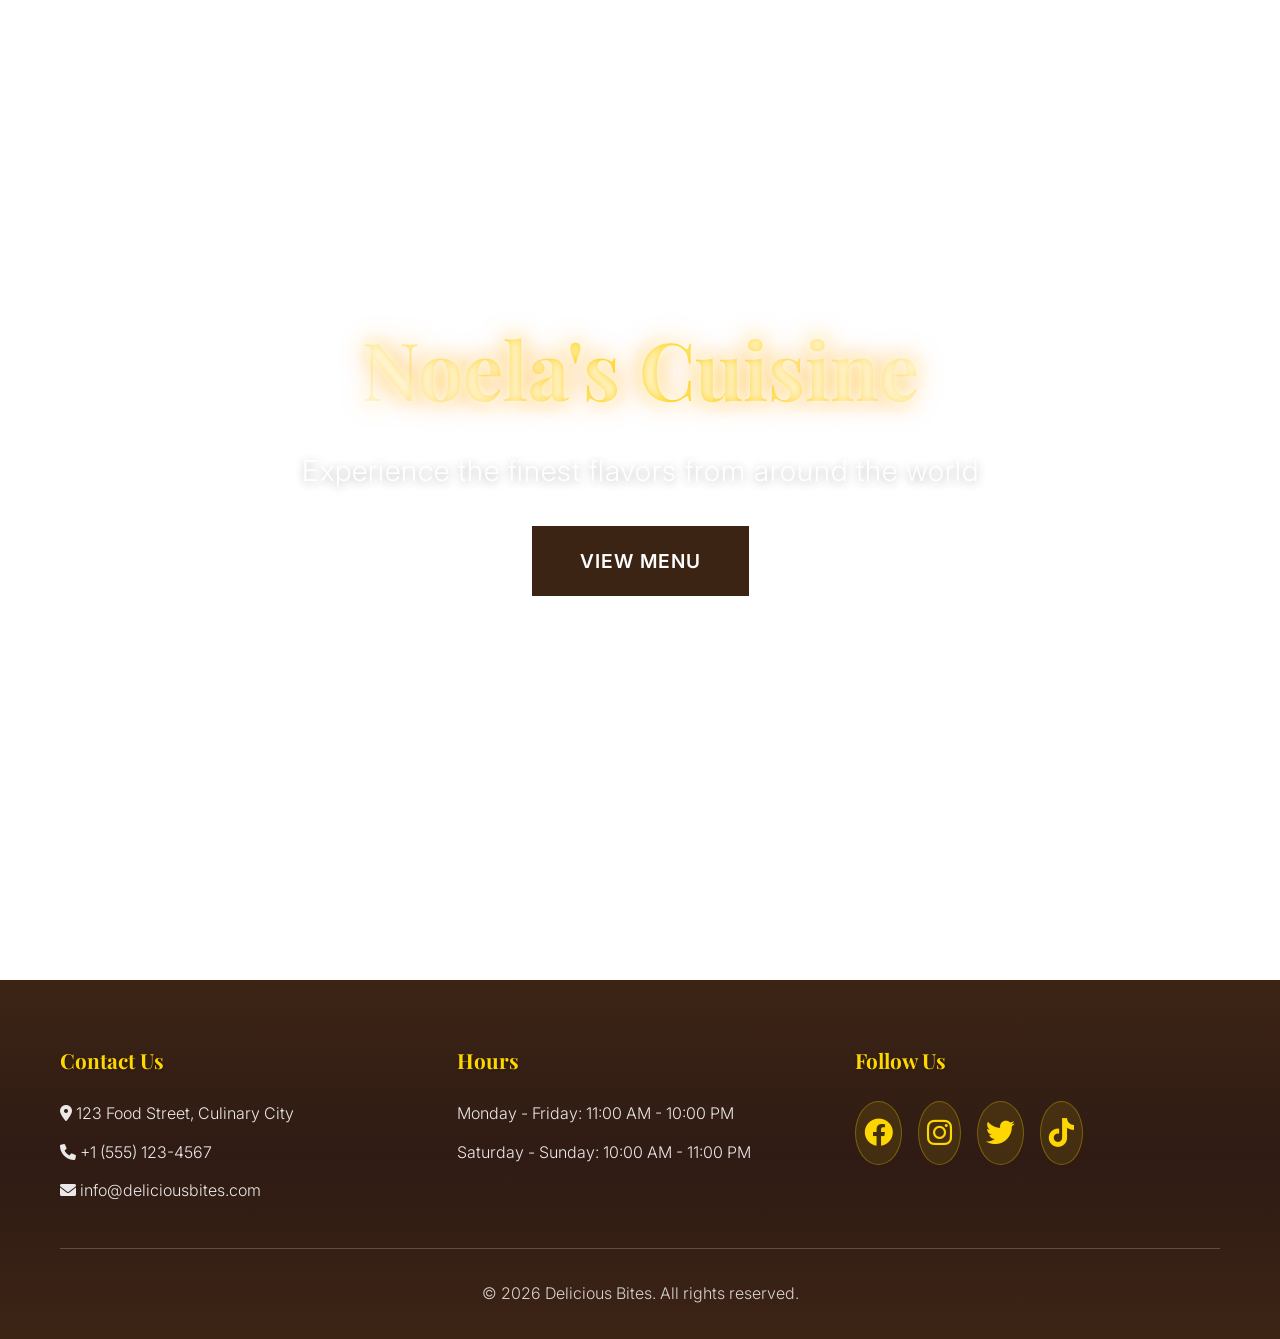
<file: src/index.html>
<!DOCTYPE html>
<html lang="en">
<head>
    <meta charset="UTF-8">
    <meta name="viewport" content="width=device-width, initial-scale=1.0">
    <title>Delicious Bites - Restaurant</title>
    <link rel="icon" href="data:image/svg+xml,<svg xmlns='http://www.w3.org/2000/svg' viewBox='0 0 100 100'><text y='.9em' font-size='90'>🍽️</text></svg>" type="image/svg+xml">
    <link rel="stylesheet" href="styles.css">
    <link href="https://cdnjs.cloudflare.com/ajax/libs/font-awesome/6.0.0/css/all.min.css" rel="stylesheet">
</head>
<body>
    <!-- Header -->
    <header class="header">
        <nav class="navbar">
            <div class="logo">
                <h1><i class="fas fa-utensils"></i> Delicious Bites</h1>
            </div>
            <ul class="nav-menu">
                <li><a href="index.html">Home</a></li>
                <li><a href="menu.html">Menu</a></li>
                <li><a href="about.html">About</a></li>
                <li><a href="#contact">Contact</a></li>
                <li><a href="#cart" class="cart-btn"><i class="fas fa-shopping-cart"></i> Cart (<span id="cart-count">0</span>)</a></li>
            </ul>
            <div class="hamburger">
                <span></span>
                <span></span>
                <span></span>
            </div>
        </nav>
    </header>

    <!-- Hero Section -->
    <section id="home" class="hero">
        <div class="hero-content">
            <h1> Noela's Cuisine</h1>
            <p>Experience the finest flavors from around the world</p>
            <a href="menu.html" class="cta-btn">View Menu</a>
        </div>
    </section>

    <!-- Main Content -->
    <main class="main-content">
        <!-- Cart Section -->
        <section id="cart" class="cart-section" style="display: none;">
            <div class="container">
                <h2>Shopping Cart</h2>
                <div class="cart-content">
                    <div class="cart-items" id="cart-items">
                        <p class="empty-cart">Your cart is empty</p>
                    </div>
                    <div class="cart-summary">
                        <div class="total">
                            <h3>Total: $<span id="cart-total">0.00</span></h3>
                        </div>
                        <button class="checkout-btn" onclick="showPayment()">Proceed to Checkout</button>
                    </div>
                </div>
            </div>
        </section>

        <!-- Payment Section -->
        <section id="payment" class="payment-section" style="display: none;">
            <div class="container">
                <h2>Payment</h2>
                <div class="payment-form">
                    <form id="checkout-form">
                        <div class="form-group">
                            <h3>Contact Information</h3>
                            <input type="text" placeholder="Full Name" required>
                            <input type="email" placeholder="Email Address" required>
                            <input type="tel" placeholder="Phone Number" required>
                        </div>
                        
                        <div class="form-group">
                            <h3>Delivery Address</h3>
                            <input type="text" placeholder="Street Address" required>
                            <input type="text" placeholder="City" required>
                            <input type="text" placeholder="Postal Code" required>
                        </div>
                        
                        <div class="form-group">
                            <h3>Payment Method</h3>
                            <select required>
                                <option value="">Select Payment Method</option>
                                <option value="credit">Credit Card</option>
                                <option value="debit">Debit Card</option>
                                <option value="cash">Cash on Delivery</option>
                            </select>
                        </div>
                        
                        <div class="payment-buttons">
                            <button type="button" class="back-btn" onclick="showCart()">Back to Cart</button>
                            <button type="submit" class="place-order-btn">Place Order</button>
                        </div>
                    </form>
                </div>
            </div>
        </section>
    </main>

    <!-- Footer -->
    <footer class="footer">
        <div class="container">
            <div class="footer-content">
                <div class="footer-section">
                    <h3>Contact Us</h3>
                    <p><i class="fas fa-map-marker-alt"></i> 123 Food Street, Culinary City</p>
                    <p><i class="fas fa-phone"></i> +1 (555) 123-4567</p>
                    <p><i class="fas fa-envelope"></i> info@deliciousbites.com</p>
                </div>
                <div class="footer-section">
                    <h3>Hours</h3>
                    <p>Monday - Friday: 11:00 AM - 10:00 PM</p>
                    <p>Saturday - Sunday: 10:00 AM - 11:00 PM</p>
                </div>
                <div class="footer-section">
                    <h3>Follow Us</h3>
                    <div class="social-links">
                        <a href="#"><i class="fab fa-facebook"></i></a>
                        <a href="#"><i class="fab fa-instagram"></i></a>
                        <a href="#"><i class="fab fa-twitter"></i></a>
                        <a href="#"><i class="fab fa-tiktok"></i></a>
                    </div>
                </div>
            </div>
            <div class="footer-bottom">
                <p>&copy; 2026 Delicious Bites. All rights reserved.</p>
            </div>
        </div>
    </footer>

    <script src="script.js"></script>
</body>
</html>
</file>
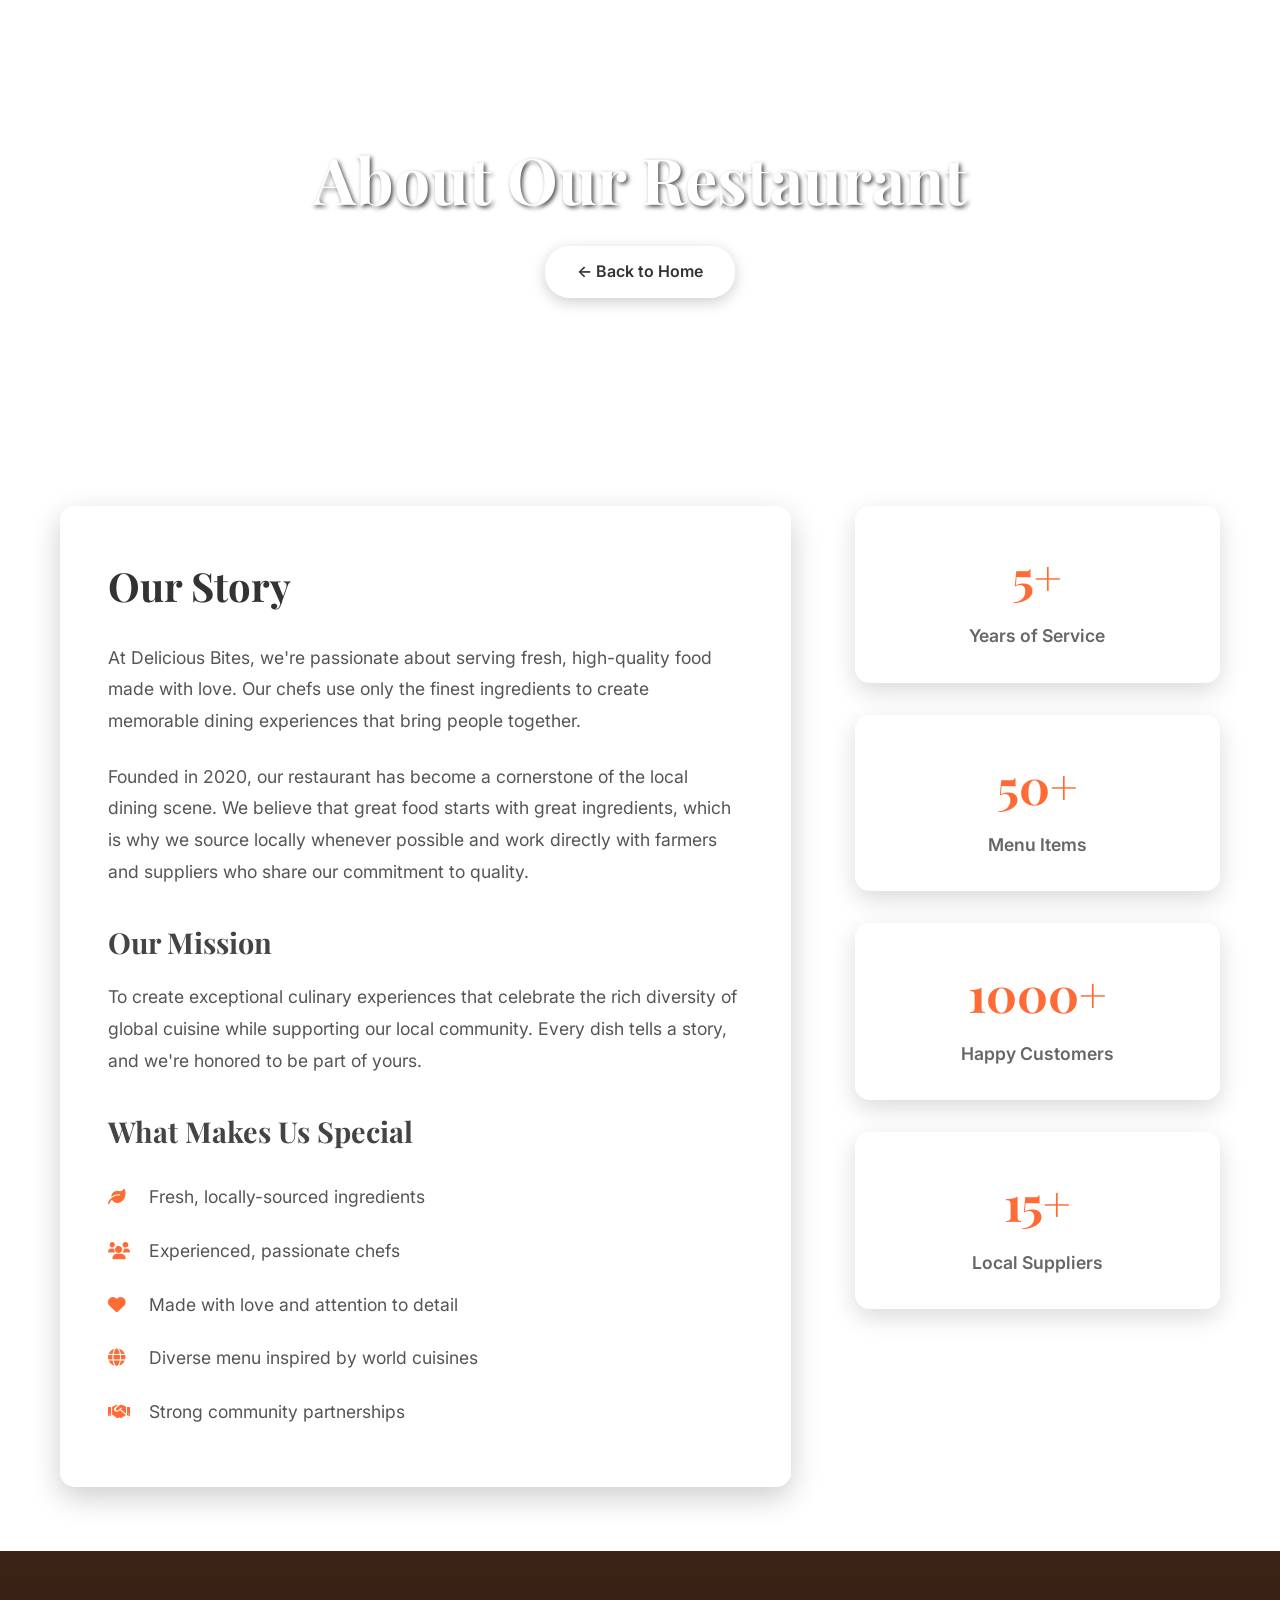
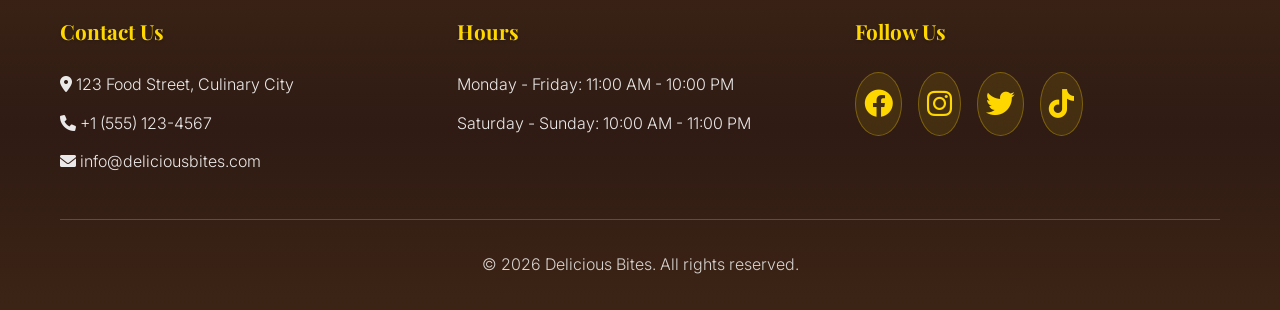
<file: src/about.html>
<!DOCTYPE html>
<html lang="en">
<head>
    <meta charset="UTF-8">
    <meta name="viewport" content="width=device-width, initial-scale=1.0">
    <title>About Us - Delicious Bites</title>
    <link rel="icon" href="data:image/svg+xml,<svg xmlns='http://www.w3.org/2000/svg' viewBox='0 0 100 100'><text y='.9em' font-size='90'>🍽️</text></svg>" type="image/svg+xml">
    <link rel="stylesheet" href="styles.css">
    <link href="https://cdnjs.cloudflare.com/ajax/libs/font-awesome/6.0.0/css/all.min.css" rel="stylesheet">
</head>
<body>
    <!-- Header -->
    <header class="header">
        <nav class="navbar">
            <div class="logo">
                <h1><i class="fas fa-utensils"></i> Delicious Bites</h1>
            </div>
            <ul class="nav-menu">
                <li><a href="index.html">Home</a></li>
                <li><a href="menu.html">Menu</a></li>
                <li><a href="about.html" class="active">About</a></li>
                <li><a href="index.html#contact">Contact</a></li>
                <li><a href="#cart" class="cart-btn"><i class="fas fa-shopping-cart"></i> Cart (<span id="cart-count">0</span>)</a></li>
            </ul>
            <div class="hamburger">
                <span></span>
                <span></span>
                <span></span>
            </div>
        </nav>
    </header>

    <!-- About Header Section -->
    <section class="page-header">
        <div class="container">
            <h1>About Our Restaurant</h1>
            <a href="index.html" class="home-btn">← Back to Home</a>
        </div>
    </section>

    <!-- Main Content -->
    <main class="main-content">
        <!-- About Section -->
        <section id="about" class="about-page">
            <div class="container">
                <div class="about-content">
                    <div class="about-text">
                        <h2>Our Story</h2>
                        <p>At Delicious Bites, we're passionate about serving fresh, high-quality food made with love. Our chefs use only the finest ingredients to create memorable dining experiences that bring people together.</p>
                        
                        <p>Founded in 2020, our restaurant has become a cornerstone of the local dining scene. We believe that great food starts with great ingredients, which is why we source locally whenever possible and work directly with farmers and suppliers who share our commitment to quality.</p>
                        
                        <h3>Our Mission</h3>
                        <p>To create exceptional culinary experiences that celebrate the rich diversity of global cuisine while supporting our local community. Every dish tells a story, and we're honored to be part of yours.</p>
                        
                        <h3>What Makes Us Special</h3>
                        <ul>
                            <li><i class="fas fa-leaf"></i> Fresh, locally-sourced ingredients</li>
                            <li><i class="fas fa-users"></i> Experienced, passionate chefs</li>
                            <li><i class="fas fa-heart"></i> Made with love and attention to detail</li>
                            <li><i class="fas fa-globe"></i> Diverse menu inspired by world cuisines</li>
                            <li><i class="fas fa-handshake"></i> Strong community partnerships</li>
                        </ul>
                    </div>
                    
                    <div class="about-stats">
                        <div class="stat-item">
                            <div class="stat-number">5+</div>
                            <div class="stat-label">Years of Service</div>
                        </div>
                        <div class="stat-item">
                            <div class="stat-number">50+</div>
                            <div class="stat-label">Menu Items</div>
                        </div>
                        <div class="stat-item">
                            <div class="stat-number">1000+</div>
                            <div class="stat-label">Happy Customers</div>
                        </div>
                        <div class="stat-item">
                            <div class="stat-number">15+</div>
                            <div class="stat-label">Local Suppliers</div>
                        </div>
                    </div>
                </div>
            </div>
        </section>
    </main>

    <!-- Footer -->
    <footer class="footer">
        <div class="container">
            <div class="footer-content">
                <div class="footer-section">
                    <h3>Contact Us</h3>
                    <p><i class="fas fa-map-marker-alt"></i> 123 Food Street, Culinary City</p>
                    <p><i class="fas fa-phone"></i> +1 (555) 123-4567</p>
                    <p><i class="fas fa-envelope"></i> info@deliciousbites.com</p>
                </div>
                <div class="footer-section">
                    <h3>Hours</h3>
                    <p>Monday - Friday: 11:00 AM - 10:00 PM</p>
                    <p>Saturday - Sunday: 10:00 AM - 11:00 PM</p>
                </div>
                <div class="footer-section">
                    <h3>Follow Us</h3>
                    <div class="social-links">
                        <a href="#"><i class="fab fa-facebook"></i></a>
                        <a href="#"><i class="fab fa-instagram"></i></a>
                        <a href="#"><i class="fab fa-twitter"></i></a>
                        <a href="#"><i class="fab fa-tiktok"></i></a>
                    </div>
                </div>
            </div>
            <div class="footer-bottom">
                <p>&copy; 2026 Delicious Bites. All rights reserved.</p>
            </div>
        </div>
    </footer>

    <script src="script.js"></script>
</body>
</html>
</file>
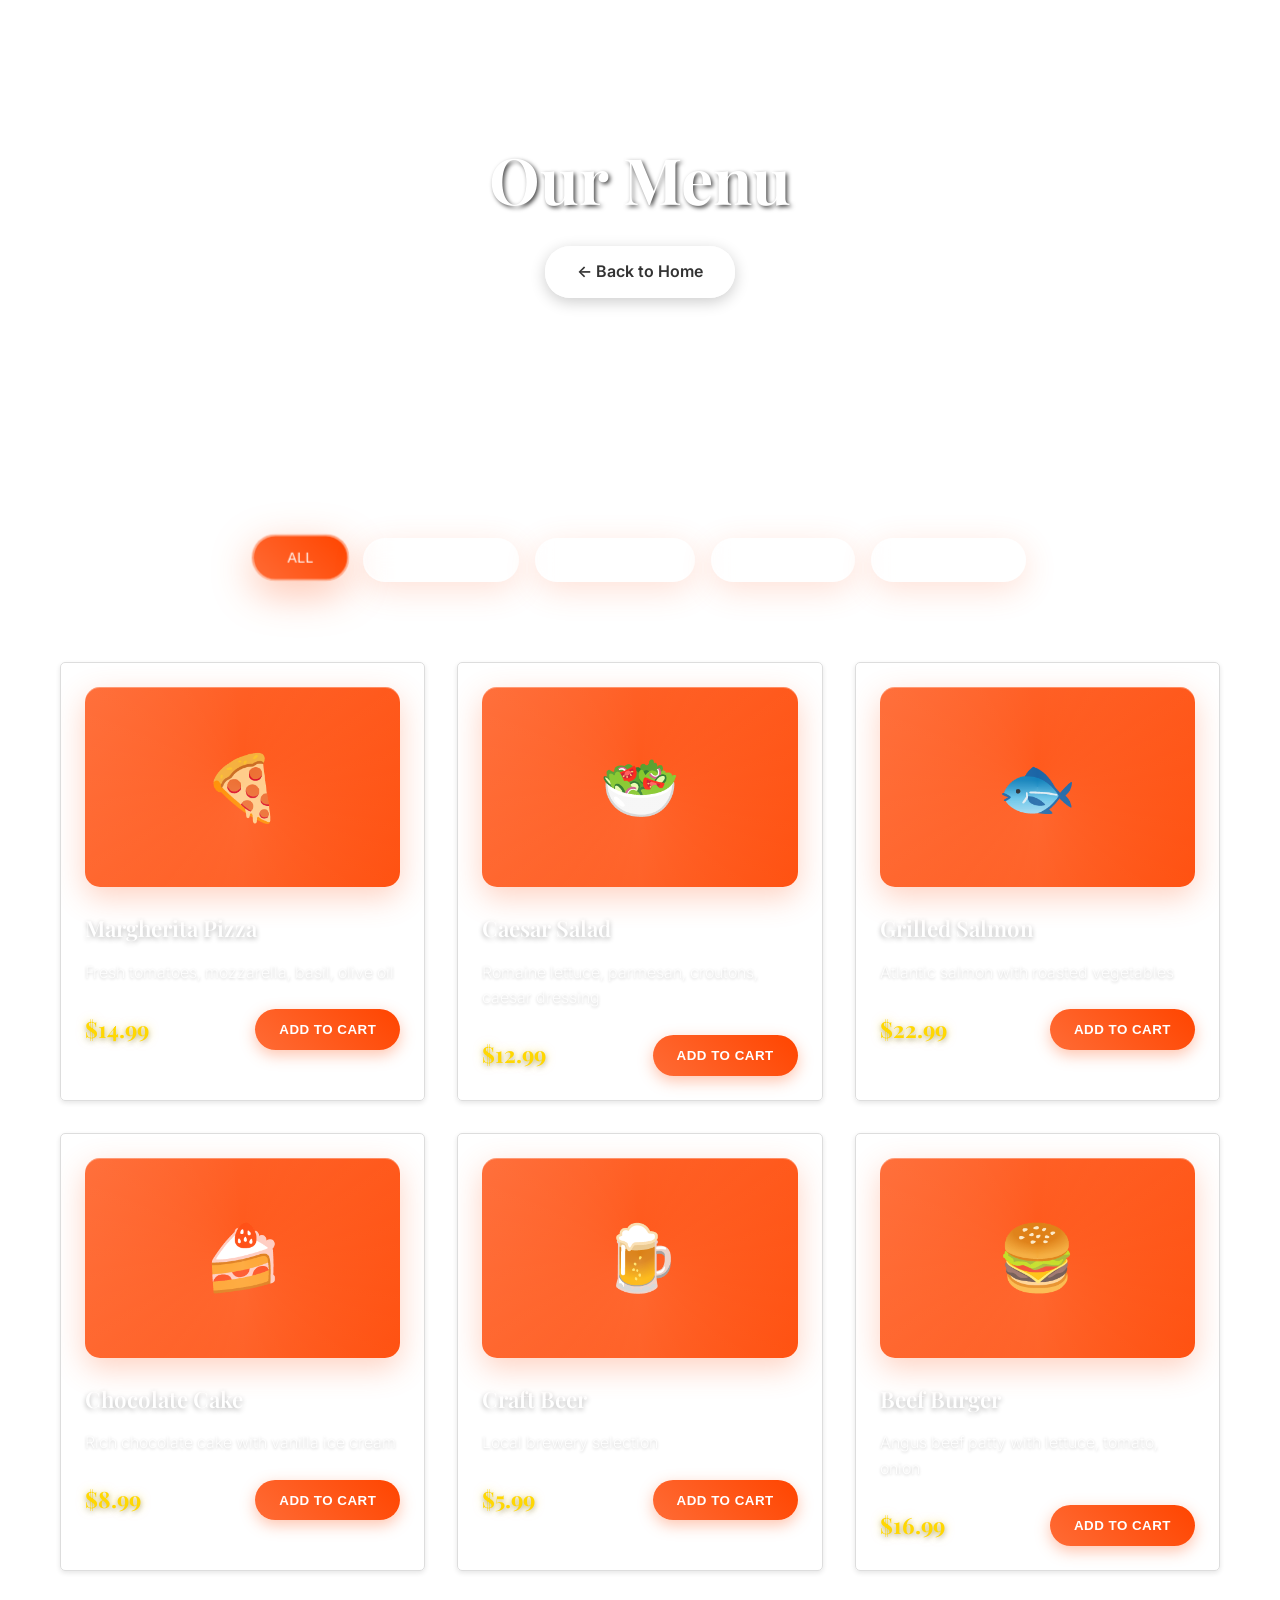
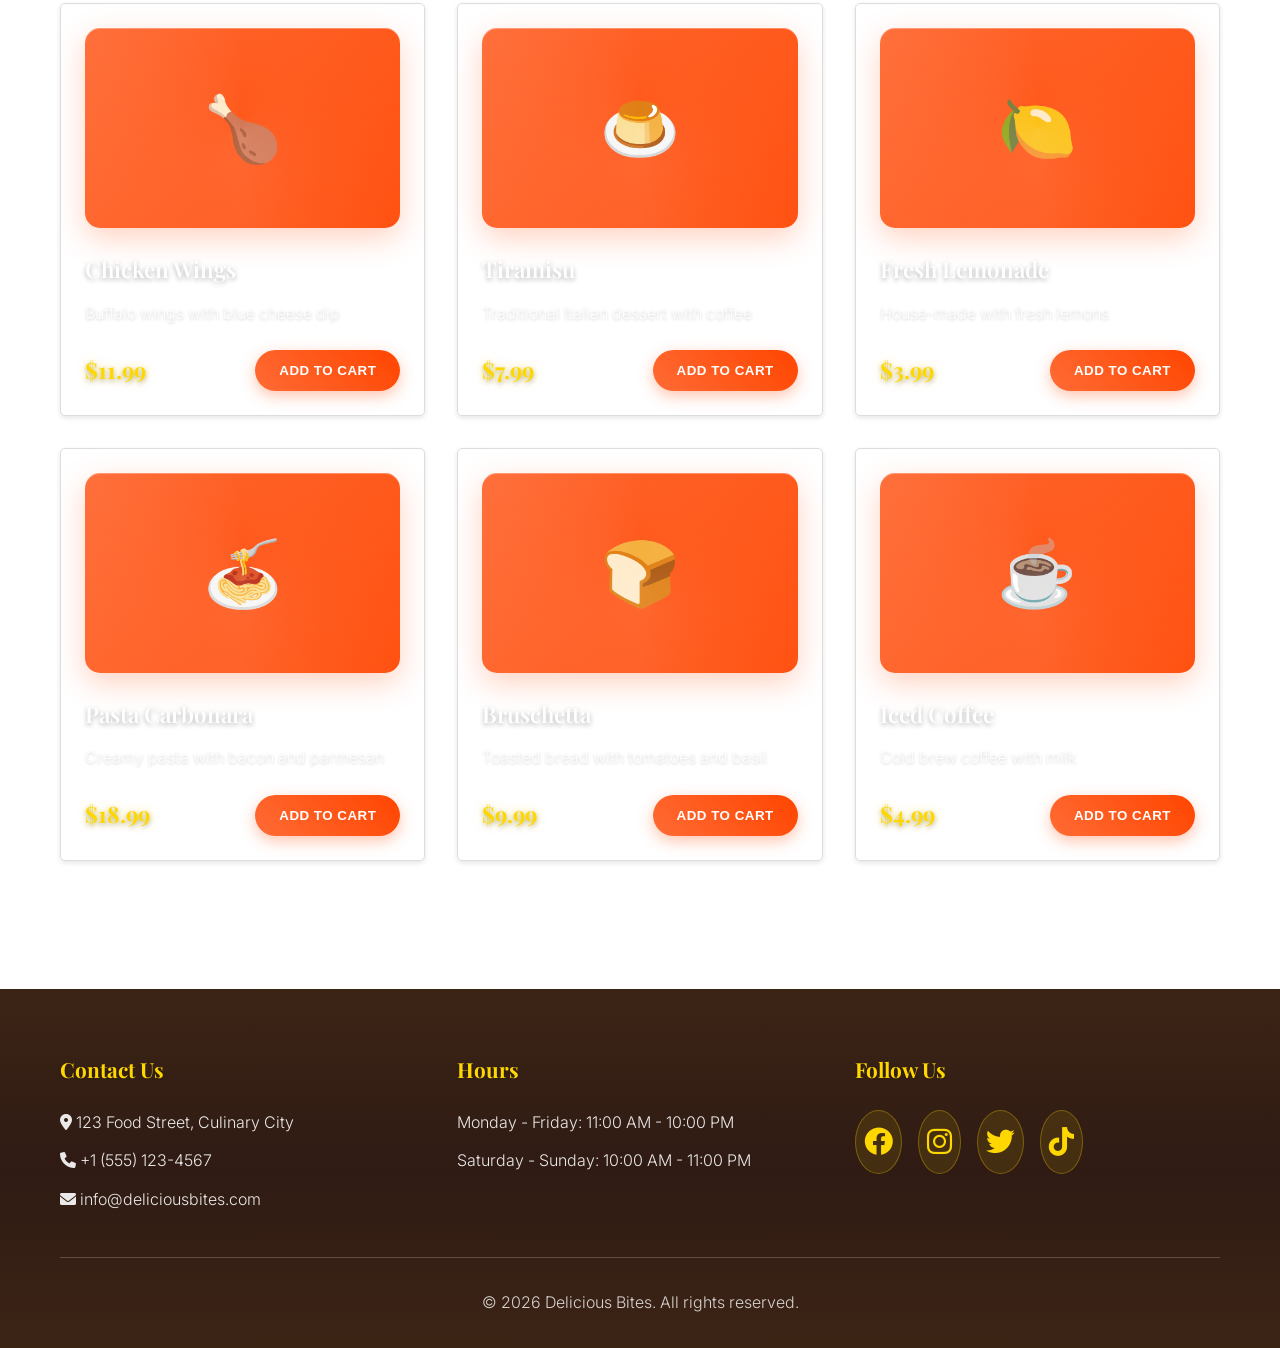
<file: src/menu.html>
<!DOCTYPE html>
<html lang="en">
<head>
    <meta charset="UTF-8">
    <meta name="viewport" content="width=device-width, initial-scale=1.0">
    <title>Menu - Delicious Bites</title>
    <link rel="icon" href="data:image/svg+xml,<svg xmlns='http://www.w3.org/2000/svg' viewBox='0 0 100 100'><text y='.9em' font-size='90'>🍽️</text></svg>" type="image/svg+xml">
    <link rel="stylesheet" href="styles.css">
    <link href="https://cdnjs.cloudflare.com/ajax/libs/font-awesome/6.0.0/css/all.min.css" rel="stylesheet">
</head>
<body>
    <!-- Header -->
    <header class="header">
        <nav class="navbar">
            <div class="logo">
                <h1><i class="fas fa-utensils"></i> Delicious Bites</h1>
            </div>
            <ul class="nav-menu">
                <li><a href="index.html">Home</a></li>
                <li><a href="menu.html" class="active">Menu</a></li>
                <li><a href="about.html">About</a></li>
                <li><a href="index.html#contact">Contact</a></li>
                <li><a href="#cart" class="cart-btn"><i class="fas fa-shopping-cart"></i> Cart (<span id="cart-count">0</span>)</a></li>
            </ul>
            <div class="hamburger">
                <span></span>
                <span></span>
                <span></span>
            </div>
        </nav>
    </header>

    <!-- Menu Header Section -->
    <section class="page-header">
        <div class="container">
            <h1>Our Menu</h1>
            <a href="index.html" class="home-btn">← Back to Home</a>
        </div>
    </section>

    <!-- Main Content -->
    <main class="main-content">
        <!-- Menu Section -->
        <section id="menu" class="menu-section">
            <div class="container">
                <div class="menu-categories">
                    <button class="category-btn active" data-category="all">All</button>
                    <button class="category-btn" data-category="appetizers">Appetizers</button>
                    <button class="category-btn" data-category="mains">Main Dishes</button>
                    <button class="category-btn" data-category="desserts">Desserts</button>
                    <button class="category-btn" data-category="beverages">Beverages</button>
                </div>
                
                <div class="menu-grid" id="menu-grid">
                    <!-- Menu items will be populated by JavaScript -->
                </div>
            </div>
        </section>

        <!-- Cart Section -->
        <section id="cart" class="cart-section" style="display: none;">
            <div class="container">
                <h2>Shopping Cart</h2>
                <div class="cart-content">
                    <div class="cart-items" id="cart-items">
                        <p class="empty-cart">Your cart is empty</p>
                    </div>
                    <div class="cart-summary">
                        <div class="total">
                            <h3>Total: $<span id="cart-total">0.00</span></h3>
                        </div>
                        <button class="checkout-btn" onclick="showPayment()">Proceed to Checkout</button>
                    </div>
                </div>
            </div>
        </section>

        <!-- Payment Section -->
        <section id="payment" class="payment-section" style="display: none;">
            <div class="container">
                <h2>Payment</h2>
                <div class="payment-form">
                    <form id="checkout-form">
                        <div class="form-group">
                            <h3>Contact Information</h3>
                            <input type="text" placeholder="Full Name" required>
                            <input type="email" placeholder="Email Address" required>
                            <input type="tel" placeholder="Phone Number" required>
                        </div>
                        
                        <div class="form-group">
                            <h3>Delivery Address</h3>
                            <input type="text" placeholder="Street Address" required>
                            <input type="text" placeholder="City" required>
                            <input type="text" placeholder="Postal Code" required>
                        </div>
                        
                        <div class="form-group">
                            <h3>Payment Method</h3>
                            <select required>
                                <option value="">Select Payment Method</option>
                                <option value="credit">Credit Card</option>
                                <option value="debit">Debit Card</option>
                                <option value="cash">Cash on Delivery</option>
                            </select>
                        </div>
                        
                        <div class="payment-buttons">
                            <button type="button" class="back-btn" onclick="showCart()">Back to Cart</button>
                            <button type="submit" class="place-order-btn">Place Order</button>
                        </div>
                    </form>
                </div>
            </div>
        </section>
    </main>

    <!-- Footer -->
    <footer class="footer">
        <div class="container">
            <div class="footer-content">
                <div class="footer-section">
                    <h3>Contact Us</h3>
                    <p><i class="fas fa-map-marker-alt"></i> 123 Food Street, Culinary City</p>
                    <p><i class="fas fa-phone"></i> +1 (555) 123-4567</p>
                    <p><i class="fas fa-envelope"></i> info@deliciousbites.com</p>
                </div>
                <div class="footer-section">
                    <h3>Hours</h3>
                    <p>Monday - Friday: 11:00 AM - 10:00 PM</p>
                    <p>Saturday - Sunday: 10:00 AM - 11:00 PM</p>
                </div>
                <div class="footer-section">
                    <h3>Follow Us</h3>
                    <div class="social-links">
                        <a href="#"><i class="fab fa-facebook"></i></a>
                        <a href="#"><i class="fab fa-instagram"></i></a>
                        <a href="#"><i class="fab fa-twitter"></i></a>
                        <a href="#"><i class="fab fa-tiktok"></i></a>
                    </div>
                </div>
            </div>
            <div class="footer-bottom">
                <p>&copy; 2026 Delicious Bites. All rights reserved.</p>
            </div>
        </div>
    </footer>

    <script src="script.js"></script>
</body>
</html>
</file>
<file: src/styles.css>
/* Import Google Fonts */
@import url('https://fonts.googleapis.com/css2?family=Playfair+Display:wght@400;600;700&family=Inter:wght@300;400;500;600;700&display=swap');

/* Reset and Base Styles */
* {
    margin: 0;
    padding: 0;
    box-sizing: border-box;
}

body {
    font-family: 'Inter', sans-serif;
    line-height: 1.6;
    color: #333;
    background: url('https://images.unsplash.com/photo-1504674900247-0877df9cc836?ixlib=rb-4.0.3&ixid=M3wxMjA3fDB8MHxwaG90by1wYWdlfHx8fGVufDB8fHx8fA%3D%3D&auto=format&fit=crop&w=2070&q=80') no-repeat center center fixed;
    background-size: cover;
    min-height: 100vh;
}

.container {
    max-width: 1200px;
    margin: 0 auto;
    padding: 0 20px;
}

/* Header Styles */
.header {
    background: transparent;
    backdrop-filter: none;
    -webkit-backdrop-filter: none;
    position: fixed;
    top: 0;
    width: 100%;
    z-index: 1000;
    box-shadow: none;
    border-bottom: none;
    transition: all 0.4s cubic-bezier(0.4, 0, 0.2, 1);
    transform: translateY(-100%);
    opacity: 0;
}

.header.scrolled {
    background: linear-gradient(to bottom, rgba(0, 0, 0, 0.6), rgba(0, 0, 0, 0.4), rgba(0, 0, 0, 0.7));
    backdrop-filter: blur(20px) saturate(180%);
    -webkit-backdrop-filter: blur(20px) saturate(180%);
    box-shadow: 
        0 8px 32px rgba(0, 0, 0, 0.3),
        0 1px 0px rgba(255, 255, 255, 0.1) inset;
    border-bottom: 1px solid rgba(255, 255, 255, 0.2);
    transform: translateY(0);
    opacity: 1;
}

.header.visible {
    transform: translateY(0);
    opacity: 1;
}

.header::before {
    content: '';
    position: absolute;
    top: 0;
    left: 0;
    right: 0;
    bottom: 0;
    background: linear-gradient(135deg, 
        rgba(160, 82, 45, 0.1) 0%, 
        rgba(139, 69, 19, 0.1) 50%, 
        rgba(92, 51, 23, 0.1) 100%);
    pointer-events: none;
    opacity: 0;
    transition: opacity 0.4s ease;
}

.header.scrolled::before {
    opacity: 1;
}

.navbar {
    display: flex;
    justify-content: space-between;
    align-items: center;
    padding: 1.2rem 2.5rem;
    position: relative;
    z-index: 2;
}

.logo h1 {
    color: #fff;
    font-size: 2rem;
    font-family: 'Playfair Display', serif;
    font-weight: 700;
    text-shadow: 0 0 30px rgba(255, 255, 255, 0.3);
    background: linear-gradient(135deg, #ffffff 0%, #d4af37 50%, #cd853f 100%);
    background-size: 200% 200%;
    -webkit-background-clip: text;
    -webkit-text-fill-color: transparent;
    background-clip: text;
    animation: gradientText 4s ease-in-out infinite;
    position: relative;
}

@keyframes gradientText {
    0%, 100% { background-position: 0% 50%; }
    50% { background-position: 100% 50%; }
}

.logo h1::after {
    content: '';
    position: absolute;
    bottom: -4px;
    left: 0;
    width: 100%;
    height: 2px;
    background: linear-gradient(90deg, #6366f1, #8b5cf6, #ec4899);
    border-radius: 2px;
    transform: scaleX(0);
    transition: transform 0.3s ease;
}

.logo:hover h1::after {
    transform: scaleX(1);
}

.nav-menu {
    display: flex;
    list-style: none;
    gap: 1rem;
    background: rgba(255, 255, 255, 0.05);
    padding: 0.75rem 1.5rem;
    border-radius: 50px;
    border: 1px solid rgba(255, 255, 255, 0.1);
    backdrop-filter: blur(20px);
}

.nav-menu li {
    position: relative;
}

.nav-menu a {
    color: rgba(255, 255, 255, 0.9);
    text-decoration: none;
    transition: all 0.4s cubic-bezier(0.4, 0, 0.2, 1);
    padding: 0.75rem 1.5rem;
    border-radius: 30px;
    position: relative;
    overflow: hidden;
    font-weight: 500;
    font-size: 0.95rem;
    letter-spacing: 0.5px;
    display: block;
}

.nav-menu a::before {
    content: '';
    position: absolute;
    top: 0;
    left: 0;
    right: 0;
    bottom: 0;
    background: linear-gradient(135deg, 
        rgba(99, 102, 241, 0.8) 0%, 
        rgba(168, 85, 247, 0.8) 100%);
    border-radius: inherit;
    transform: scaleX(0);
    transform-origin: right;
    transition: transform 0.4s cubic-bezier(0.4, 0, 0.2, 1);
    z-index: -1;
}

.nav-menu a:hover::before {
    transform: scaleX(1);
    transform-origin: left;
}

.nav-menu a:hover {
    color: #ffffff;
    transform: translateY(-2px);
    box-shadow: 
        0 8px 25px rgba(99, 102, 241, 0.4),
        0 4px 10px rgba(0, 0, 0, 0.1);
}

.nav-menu a::after {
    content: '';
    position: absolute;
    bottom: 8px;
    left: 50%;
    width: 4px;
    height: 4px;
    background: #ffffff;
    border-radius: 50%;
    transform: translateX(-50%) scale(0);
    transition: transform 0.3s ease;
}

.nav-menu a:hover::after {
    transform: translateX(-50%) scale(1);
}

.cart-btn {
    background: linear-gradient(135deg, #ef4444 0%, #f97316 100%) !important;
    padding: 0.75rem 1.5rem !important;
    border-radius: 30px !important;
    color: white !important;
    box-shadow: 
        0 4px 15px rgba(239, 68, 68, 0.4),
        0 0 0 1px rgba(255, 255, 255, 0.1) inset !important;
    animation: cartPulse 3s ease-in-out infinite;
    border: 1px solid rgba(255, 255, 255, 0.2) !important;
    position: relative;
    overflow: hidden;
}

.cart-btn::before {
    content: '';
    position: absolute;
    top: 0;
    left: -100%;
    width: 100%;
    height: 100%;
    background: linear-gradient(90deg, 
        transparent, 
        rgba(255, 255, 255, 0.3), 
        transparent);
    transition: left 0.6s;
}

.cart-btn:hover::before {
    left: 100%;
}

.cart-btn:hover {
    transform: translateY(-3px) scale(1.05);
    box-shadow: 
        0 8px 25px rgba(239, 68, 68, 0.6),
        0 0 0 1px rgba(255, 255, 255, 0.2) inset !important;
}

@keyframes cartPulse {
    0%, 100% { 
        box-shadow: 
            0 4px 15px rgba(239, 68, 68, 0.4),
            0 0 0 1px rgba(255, 255, 255, 0.1) inset;
    }
    50% { 
        box-shadow: 
            0 6px 20px rgba(239, 68, 68, 0.6),
            0 0 0 1px rgba(255, 255, 255, 0.2) inset,
            0 0 20px rgba(239, 68, 68, 0.3);
    }
}

.hamburger {
    display: none;
    flex-direction: column;
    cursor: pointer;
    padding: 8px;
    border-radius: 12px;
    transition: all 0.3s ease;
    background: rgba(255, 255, 255, 0.1);
    backdrop-filter: blur(10px);
    border: 1px solid rgba(255, 255, 255, 0.1);
}

.hamburger:hover {
    background: rgba(255, 255, 255, 0.15);
    transform: scale(1.1);
}

.hamburger span {
    width: 28px;
    height: 3px;
    background: linear-gradient(90deg, #ffffff, #6366f1);
    margin: 3px 0;
    transition: all 0.4s cubic-bezier(0.4, 0, 0.2, 1);
    border-radius: 2px;
    transform-origin: center;
}

.hamburger.active span:nth-child(1) {
    transform: rotate(45deg) translate(9px, 9px);
    background: linear-gradient(90deg, #ef4444, #f97316);
}

.hamburger.active span:nth-child(2) {
    opacity: 0;
    transform: scale(0);
}

.hamburger.active span:nth-child(3) {
    transform: rotate(-45deg) translate(9px, -9px);
    background: linear-gradient(90deg, #ef4444, #f97316);
}

/* Hero Section */
.hero {
    background: transparent;
    height: 100vh;
    display: flex;
    align-items: center;
    justify-content: center;
    text-align: center;
    color: white;
    position: relative;
    overflow: hidden;
}

.hero::before {
    display: none;
}

/* Page Header for Menu and About pages */
.page-header {
    background: transparent;
    padding: 8rem 0 4rem;
    text-align: center;
    color: white;
    position: relative;
}

.page-header h1 {
    font-family: 'Playfair Display', serif;
    font-size: 4rem;
    margin-bottom: 1rem;
    text-shadow: 2px 2px 4px rgba(0, 0, 0, 0.7);
}

.home-btn {
    display: inline-block;
    background: rgba(255, 255, 255, 0.9);
    color: #333;
    text-decoration: none;
    padding: 0.8rem 2rem;
    border-radius: 25px;
    font-weight: 600;
    transition: all 0.3s ease;
    box-shadow: 0 4px 15px rgba(0, 0, 0, 0.2);
}

.home-btn:hover {
    background: white;
    transform: translateY(-2px);
    box-shadow: 0 6px 20px rgba(0, 0, 0, 0.3);
}

@keyframes gradientShift {
    0%, 100% { background-position: 0% 50%; }
    50% { background-position: 100% 50%; }
}

@keyframes float {
    0%, 100% { transform: rotate(0deg) translate(0px, 0px); }
    33% { transform: rotate(120deg) translate(30px, -30px); }
    66% { transform: rotate(240deg) translate(-20px, 20px); }
}

.hero-content h1 {
    font-family: 'Playfair Display', serif;
    font-size: 5rem;
    font-weight: 700;
    margin-bottom: 1rem;
    text-shadow: 
        0 0 10px rgba(255, 255, 255, 0.8),
        0 0 20px rgba(255, 215, 0, 0.6),
        0 0 30px rgba(255, 107, 53, 0.4);
    background: linear-gradient(45deg, #fff, #ffd700, #fff);
    -webkit-background-clip: text;
    -webkit-text-fill-color: transparent;
    background-clip: text;
    animation: shimmer 3s ease-in-out infinite;
}

.hero-content p {
    font-size: 1.8rem;
    margin-bottom: 2rem;
    text-shadow: 0 2px 10px rgba(0, 0, 0, 0.3);
    font-weight: 300;
    letter-spacing: 1px;
}

@keyframes shimmer {
    0%, 100% { background-position: 0% 50%; }
    50% { background-position: 100% 50%; }
}

.cta-btn {
    background: rgb(60, 36, 21);
    color: white;
    border: none;
    padding: 1.2rem 3rem;
    font-size: 1.2rem;
    font-weight: 600;
    border-radius: 0;
    cursor: pointer;
    transition: background-color 0.3s ease;
    text-decoration: none;
    display: inline-block;
    text-transform: uppercase;
    letter-spacing: 1px;
}

.cta-btn:hover {
    background: white;
    color: rgb(60, 36, 21);
}

.cta-btn:active {
    background: white;
    color: rgb(60, 36, 21);
}

.cta-btn::before {
    display: none;
}

.cta-btn:hover::before {
    display: none;
}

/* Main Content */
.main-content {
    margin-top: 80px;
}

/* About Section */
.about {
    padding: 6rem 0;
    background: transparent;
    text-align: center;
    position: relative;
    overflow: hidden;
}

.about::before {
    display: none;
}

/* About Page Specific Styles */
.about-page {
    padding: 4rem 0;
    background: transparent;
    position: relative;
    min-height: 60vh;
}

.about-content {
    display: grid;
    grid-template-columns: 2fr 1fr;
    gap: 4rem;
    align-items: start;
}

.about-text {
    background: rgba(255, 255, 255, 0.9);
    padding: 3rem;
    border-radius: 15px;
    box-shadow: 0 10px 30px rgba(0, 0, 0, 0.2);
    color: #333;
}

.about-text h2 {
    color: #333;
    font-family: 'Playfair Display', serif;
    font-size: 2.5rem;
    margin-bottom: 1.5rem;
    text-shadow: none;
}

.about-text h3 {
    color: #444;
    font-family: 'Playfair Display', serif;
    font-size: 1.8rem;
    margin: 2rem 0 1rem;
}

.about-text p {
    font-size: 1.1rem;
    line-height: 1.8;
    margin-bottom: 1.5rem;
    color: #555;
}

.about-text ul {
    list-style: none;
    padding: 0;
}

.about-text ul li {
    padding: 0.8rem 0;
    font-size: 1.1rem;
    color: #555;
}

.about-text ul li i {
    color: #ff6b35;
    margin-right: 1rem;
    width: 20px;
}

.about-stats {
    display: grid;
    grid-template-rows: repeat(4, 1fr);
    gap: 2rem;
}

.stat-item {
    background: rgba(255, 255, 255, 0.95);
    padding: 2rem;
    border-radius: 15px;
    text-align: center;
    box-shadow: 0 8px 25px rgba(0, 0, 0, 0.15);
    transition: transform 0.3s ease;
}

.stat-item:hover {
    transform: translateY(-5px);
}

.stat-number {
    font-size: 3rem;
    font-weight: bold;
    color: #ff6b35;
    font-family: 'Playfair Display', serif;
}

.stat-label {
    font-size: 1.1rem;
    color: #666;
    margin-top: 0.5rem;
    font-weight: 600;
}

/* Responsive Design for About Page */
@media (max-width: 768px) {
    .about-content {
        grid-template-columns: 1fr;
        gap: 2rem;
    }
    
    .about-stats {
        grid-template-columns: repeat(2, 1fr);
        grid-template-rows: repeat(2, 1fr);
    }
    
    .page-header h1 {
        font-size: 2.5rem;
    }
}

.about h2 {
    font-family: 'Playfair Display', serif;
    font-size: 3.5rem;
    margin-bottom: 2rem;
    color: white;
    text-shadow: 0 2px 10px rgba(0, 0, 0, 0.3);
    position: relative;
    z-index: 1;
}

.about p {
    font-size: 1.3rem;
    max-width: 700px;
    margin: 0 auto;
    line-height: 1.8;
    color: rgba(255, 255, 255, 0.9);
    text-shadow: 0 1px 5px rgba(0, 0, 0, 0.2);
    position: relative;
    z-index: 1;
    font-weight: 300;
}

/* Menu Section */
.menu-section {
    padding: 6rem 0;
    background: transparent;
    position: relative;
    overflow: hidden;
}

.menu-section::before {
    display: none;
}

.menu-section h2 {
    text-align: center;
    font-family: 'Playfair Display', serif;
    font-size: 4rem;
    margin-bottom: 3rem;
    color: white;
    text-shadow: 
        0 0 10px rgba(255, 255, 255, 0.5),
        0 0 20px rgba(255, 107, 53, 0.3);
    position: relative;
    z-index: 1;
    font-weight: 700;
}

.menu-categories {
    display: flex;
    justify-content: center;
    gap: 1rem;
    margin-bottom: 3rem;
    flex-wrap: wrap;
}

.category-btn {
    background: rgba(255, 255, 255, 0.15);
    backdrop-filter: blur(10px);
    border: 2px solid rgba(255, 255, 255, 0.3);
    color: white;
    padding: 0.8rem 2rem;
    border-radius: 30px;
    cursor: pointer;
    transition: all 0.3s ease;
    box-shadow: 0 8px 32px rgba(255, 107, 53, 0.2);
    font-weight: 500;
    text-transform: uppercase;
    letter-spacing: 0.5px;
}

.category-btn.active,
.category-btn:hover {
    background: linear-gradient(45deg, #ff6b35, #ff4500);
    color: white;
    transform: translateY(-3px) scale(1.05);
    box-shadow: 0 12px 40px rgba(255, 107, 53, 0.4);
    border-color: rgba(255, 255, 255, 0.5);
}

.menu-grid {
    display: grid;
    grid-template-columns: repeat(auto-fit, minmax(300px, 1fr));
    gap: 2rem;
    padding: 2rem 0;
}

/* Default menu item styling when scrolled */
.menu-item {
    background: rgba(255, 255, 255, 0.25);
    backdrop-filter: blur(15px);
    border: 1px solid rgba(255, 255, 255, 0.3);
    border-radius: 20px;
    padding: 2rem;
    box-shadow: 
        0 15px 35px rgba(0, 0, 0, 0.1),
        inset 0 1px 0 rgba(255, 255, 255, 0.4);
    transition: all 0.3s ease;
    position: relative;
    overflow: hidden;
}

/* Plain menu item styling when not scrolled */
.menu-item.plain {
    background: rgba(255, 255, 255, 0.9);
    backdrop-filter: none;
    border: 1px solid #ddd;
    border-radius: 5px;
    box-shadow: 0 2px 5px rgba(0, 0, 0, 0.1);
    padding: 1.5rem;
}

.menu-item:hover {
    transform: translateY(-10px) scale(1.02);
    box-shadow: 
        0 25px 50px rgba(0, 0, 0, 0.2),
        inset 0 1px 0 rgba(255, 255, 255, 0.6);
    background: rgba(255, 255, 255, 0.35);
}

.menu-item::before {
    content: '';
    position: absolute;
    top: 0;
    left: -100%;
    width: 100%;
    height: 100%;
    background: linear-gradient(90deg, transparent, rgba(255, 255, 255, 0.2), transparent);
    transition: left 0.6s;
}

.menu-item:hover::before {
    left: 100%;
}

.menu-item-image {
    width: 100%;
    height: 200px;
    background: linear-gradient(135deg, #ff6b35, #ff4500, #ffd700);
    background-size: 200% 200%;
    animation: gradientShift 4s ease-in-out infinite;
    border-radius: 15px;
    margin-bottom: 1.5rem;
    display: flex;
    align-items: center;
    justify-content: center;
    font-size: 4rem;
    box-shadow: 
        0 10px 30px rgba(255, 107, 53, 0.3),
        inset 0 1px 0 rgba(255, 255, 255, 0.3);
    position: relative;
    overflow: hidden;
}

.menu-item-image::after {
    content: '';
    position: absolute;
    top: -50%;
    left: -50%;
    width: 200%;
    height: 200%;
    background: conic-gradient(transparent, rgba(255, 255, 255, 0.1), transparent);
    animation: rotate 8s linear infinite;
}

@keyframes rotate {
    0% { transform: rotate(0deg); }
    100% { transform: rotate(360deg); }
}

.menu-item h3 {
    color: white;
    margin-bottom: 0.8rem;
    font-family: 'Playfair Display', serif;
    font-size: 1.4rem;
    font-weight: 600;
    text-shadow: 0 2px 5px rgba(0, 0, 0, 0.3);
}

.menu-item p {
    color: rgba(255, 255, 255, 0.9);
    margin-bottom: 1.5rem;
    line-height: 1.6;
    text-shadow: 0 1px 3px rgba(0, 0, 0, 0.2);
    font-weight: 300;
}

.menu-item-footer {
    display: flex;
    justify-content: space-between;
    align-items: center;
}

.price {
    font-size: 1.4rem;
    font-weight: 700;
    color: #ffd700;
    text-shadow: 
        0 0 10px rgba(255, 215, 0, 0.5),
        0 2px 5px rgba(0, 0, 0, 0.3);
    font-family: 'Playfair Display', serif;
}

.add-to-cart-btn {
    background: linear-gradient(45deg, #ff6b35, #ff4500);
    color: white;
    border: none;
    padding: 0.8rem 1.5rem;
    border-radius: 30px;
    cursor: pointer;
    transition: all 0.3s ease;
    font-weight: 600;
    text-transform: uppercase;
    letter-spacing: 0.5px;
    box-shadow: 0 5px 15px rgba(255, 107, 53, 0.4);
    position: relative;
    overflow: hidden;
}

.add-to-cart-btn:hover {
    transform: translateY(-2px) scale(1.05);
    box-shadow: 0 8px 25px rgba(255, 107, 53, 0.6);
}

.add-to-cart-btn::before {
    content: '';
    position: absolute;
    top: 0;
    left: -100%;
    width: 100%;
    height: 100%;
    background: linear-gradient(90deg, transparent, rgba(255, 255, 255, 0.3), transparent);
    transition: left 0.5s;
}

.add-to-cart-btn:hover::before {
    left: 100%;
}

/* Cart Section */
.cart-section {
    padding: 6rem 0;
    background: linear-gradient(135deg, #667eea 0%, #764ba2 50%, #f093fb 100%);
    position: relative;
    overflow: hidden;
}

.cart-section::before {
    content: '';
    position: absolute;
    top: 0;
    left: 0;
    right: 0;
    bottom: 0;
    background: 
        radial-gradient(circle at 80% 20%, rgba(255, 107, 53, 0.15) 0%, transparent 50%),
        radial-gradient(circle at 20% 80%, rgba(255, 215, 0, 0.1) 0%, transparent 50%);
    pointer-events: none;
}

.cart-section h2 {
    text-align: center;
    font-family: 'Playfair Display', serif;
    font-size: 3.5rem;
    margin-bottom: 3rem;
    color: white;
    text-shadow: 0 2px 10px rgba(0, 0, 0, 0.3);
    position: relative;
    z-index: 1;
}

.cart-content {
    display: grid;
    grid-template-columns: 2fr 1fr;
    gap: 2rem;
}

.cart-items {
    background: rgba(255, 255, 255, 0.25);
    backdrop-filter: blur(15px);
    padding: 2.5rem;
    border-radius: 20px;
    box-shadow: 
        0 15px 35px rgba(0, 0, 0, 0.1),
        inset 0 1px 0 rgba(255, 255, 255, 0.4);
    border: 1px solid rgba(255, 255, 255, 0.3);
    position: relative;
    z-index: 1;
}

.cart-item {
    display: flex;
    justify-content: space-between;
    align-items: center;
    padding: 1rem;
    border-bottom: 1px solid #eee;
}

.cart-item:last-child {
    border-bottom: none;
}

.item-info {
    display: flex;
    align-items: center;
    gap: 1rem;
}

.item-controls {
    display: flex;
    align-items: center;
    gap: 1rem;
}

.quantity-btn {
    background: #ff6b35;
    color: white;
    border: none;
    width: 30px;
    height: 30px;
    border-radius: 50%;
    cursor: pointer;
}

.cart-summary {
    background: rgba(255, 255, 255, 0.25);
    backdrop-filter: blur(15px);
    padding: 2.5rem;
    border-radius: 20px;
    box-shadow: 
        0 15px 35px rgba(0, 0, 0, 0.1),
        inset 0 1px 0 rgba(255, 255, 255, 0.4);
    height: fit-content;
    border: 1px solid rgba(255, 255, 255, 0.3);
    position: relative;
    z-index: 1;
}

.total {
    text-align: center;
    margin-bottom: 2rem;
}

.checkout-btn {
    width: 100%;
    background: linear-gradient(45deg, #ff6b35, #ff4500, #ffd700);
    color: white;
    border: none;
    padding: 1.2rem;
    font-size: 1.2rem;
    font-weight: 600;
    border-radius: 15px;
    cursor: pointer;
    transition: all 0.3s ease;
    text-transform: uppercase;
    letter-spacing: 1px;
    box-shadow: 0 8px 25px rgba(255, 107, 53, 0.4);
    position: relative;
    overflow: hidden;
}

.checkout-btn:hover {
    transform: translateY(-3px) scale(1.02);
    box-shadow: 0 12px 35px rgba(255, 107, 53, 0.6);
}

.checkout-btn::before {
    content: '';
    position: absolute;
    top: 0;
    left: -100%;
    width: 100%;
    height: 100%;
    background: linear-gradient(90deg, transparent, rgba(255, 255, 255, 0.3), transparent);
    transition: left 0.5s;
}

.checkout-btn:hover::before {
    left: 100%;
}

.empty-cart {
    text-align: center;
    color: #666;
    font-style: italic;
}

/* Payment Section */
.payment-section {
    padding: 6rem 0;
    background: linear-gradient(135deg, #667eea 0%, #764ba2 100%);
    position: relative;
    overflow: hidden;
}

.payment-section::before {
    content: '';
    position: absolute;
    top: 0;
    left: 0;
    right: 0;
    bottom: 0;
    background: 
        radial-gradient(circle at 40% 30%, rgba(255, 107, 53, 0.1) 0%, transparent 50%),
        radial-gradient(circle at 70% 70%, rgba(255, 215, 0, 0.1) 0%, transparent 50%);
    pointer-events: none;
}

.payment-section h2 {
    text-align: center;
    font-family: 'Playfair Display', serif;
    font-size: 3.5rem;
    margin-bottom: 3rem;
    color: white;
    text-shadow: 0 2px 10px rgba(0, 0, 0, 0.3);
    position: relative;
    z-index: 1;
}

.payment-form {
    max-width: 700px;
    margin: 0 auto;
    background: rgba(255, 255, 255, 0.25);
    backdrop-filter: blur(15px);
    padding: 3rem;
    border-radius: 25px;
    box-shadow: 
        0 20px 40px rgba(0, 0, 0, 0.1),
        inset 0 1px 0 rgba(255, 255, 255, 0.4);
    border: 1px solid rgba(255, 255, 255, 0.3);
    position: relative;
    z-index: 1;
}

.form-group {
    margin-bottom: 2rem;
}

.form-group h3 {
    margin-bottom: 1.5rem;
    color: white;
    font-family: 'Playfair Display', serif;
    font-size: 1.3rem;
    text-shadow: 0 1px 3px rgba(0, 0, 0, 0.3);
}

.form-group input,
.form-group select {
    width: 100%;
    padding: 1rem;
    margin-bottom: 1.2rem;
    border: 1px solid rgba(255, 255, 255, 0.3);
    border-radius: 10px;
    font-size: 1rem;
    background: rgba(255, 255, 255, 0.2);
    backdrop-filter: blur(10px);
    color: white;
    transition: all 0.3s ease;
}

.form-group input:focus,
.form-group select:focus {
    outline: none;
    border-color: #ffd700;
    background: rgba(255, 255, 255, 0.3);
    box-shadow: 0 0 15px rgba(255, 215, 0, 0.3);
}

.form-group input::placeholder {
    color: rgba(255, 255, 255, 0.7);
}

.payment-buttons {
    display: flex;
    gap: 1rem;
}

.back-btn,
.place-order-btn {
    flex: 1;
    padding: 1.2rem;
    border: none;
    border-radius: 12px;
    font-size: 1.1rem;
    font-weight: 600;
    cursor: pointer;
    transition: all 0.3s ease;
    text-transform: uppercase;
    letter-spacing: 0.5px;
    position: relative;
    overflow: hidden;
}

.back-btn {
    background: linear-gradient(45deg, #6c757d, #495057);
    color: white;
    box-shadow: 0 5px 15px rgba(108, 117, 125, 0.3);
}

.back-btn:hover {
    transform: translateY(-2px);
    box-shadow: 0 8px 25px rgba(108, 117, 125, 0.4);
}

.place-order-btn {
    background: linear-gradient(45deg, #ff6b35, #ff4500, #ffd700);
    color: white;
    box-shadow: 0 8px 25px rgba(255, 107, 53, 0.4);
}

.place-order-btn:hover {
    transform: translateY(-2px);
    box-shadow: 0 12px 35px rgba(255, 107, 53, 0.6);
}

.back-btn::before,
.place-order-btn::before {
    content: '';
    position: absolute;
    top: 0;
    left: -100%;
    width: 100%;
    height: 100%;
    background: linear-gradient(90deg, transparent, rgba(255, 255, 255, 0.2), transparent);
    transition: left 0.5s;
}

.back-btn:hover::before,
.place-order-btn:hover::before {
    left: 100%;
}

/* Footer */
.footer {
    background: linear-gradient(to bottom, rgb(60, 36, 21), rgb(47, 27, 20), rgb(60, 36, 21));
    color: white;
    padding: 4rem 0 2rem;
    position: relative;
    overflow: hidden;
}

.footer::before {
    display: none;
}

.footer-content {
    display: grid;
    grid-template-columns: repeat(auto-fit, minmax(250px, 1fr));
    gap: 2rem;
    margin-bottom: 2rem;
}

.footer-section h3 {
    margin-bottom: 1.5rem;
    color: #ffd700;
    font-family: 'Playfair Display', serif;
    font-size: 1.3rem;
    text-shadow: 0 1px 3px rgba(0, 0, 0, 0.3);
}

.footer-section p {
    margin-bottom: 0.8rem;
    color: rgba(255, 255, 255, 0.9);
    font-weight: 300;
}

.social-links {
    display: flex;
    gap: 1rem;
}

.social-links a {
    color: #ffd700;
    font-size: 1.8rem;
    transition: all 0.3s ease;
    display: inline-block;
    padding: 0.5rem;
    border-radius: 50%;
    background: rgba(255, 215, 0, 0.1);
    backdrop-filter: blur(10px);
    border: 1px solid rgba(255, 215, 0, 0.3);
}

.social-links a:hover {
    color: white;
    background: rgba(255, 215, 0, 0.3);
    transform: translateY(-3px) scale(1.1);
    box-shadow: 0 5px 15px rgba(255, 215, 0, 0.4);
}

.footer-bottom {
    text-align: center;
    padding-top: 2rem;
    border-top: 1px solid rgba(255, 255, 255, 0.2);
    margin-top: 2rem;
    color: rgba(255, 255, 255, 0.8);
    font-weight: 300;
}

/* Responsive Design */
@media (max-width: 768px) {
    .hamburger {
        display: flex;
    }
    
    .nav-menu {
        position: fixed;
        left: -100%;
        top: 85px;
        flex-direction: column;
        background: rgba(15, 15, 23, 0.95);
        backdrop-filter: blur(25px) saturate(180%);
        -webkit-backdrop-filter: blur(25px) saturate(180%);
        width: 100%;
        text-align: center;
        transition: all 0.4s cubic-bezier(0.4, 0, 0.2, 1);
        padding: 2rem 1rem;
        border-radius: 0;
        border: none;
        border-top: 1px solid rgba(255, 255, 255, 0.1);
        box-shadow: 
            0 8px 32px rgba(0, 0, 0, 0.3),
            0 1px 0px rgba(255, 255, 255, 0.05) inset;
        gap: 0.5rem;
    }
    
    .nav-menu::before {
        content: '';
        position: absolute;
        top: 0;
        left: 0;
        right: 0;
        bottom: 0;
        background: linear-gradient(180deg, 
            rgba(99, 102, 241, 0.05) 0%, 
            rgba(168, 85, 247, 0.05) 50%, 
            rgba(239, 68, 68, 0.05) 100%);
        pointer-events: none;
        z-index: -1;
    }
    
    .nav-menu.active {
        left: 0;
        animation: slideInRight 0.4s cubic-bezier(0.4, 0, 0.2, 1);
    }
    
    @keyframes slideInRight {
        from {
            left: -100%;
            opacity: 0;
        }
        to {
            left: 0;
            opacity: 1;
        }
    }
    
    .nav-menu a {
        padding: 1rem 2rem;
        margin: 0.25rem 0;
        border-radius: 15px;
        font-size: 1.1rem;
        border: 1px solid rgba(255, 255, 255, 0.05);
        background: rgba(255, 255, 255, 0.02);
        backdrop-filter: blur(10px);
        transform: translateY(20px);
        opacity: 0;
        animation: fadeInUp 0.6s ease-out forwards;
    }
    
    .nav-menu li:nth-child(1) a { animation-delay: 0.1s; }
    .nav-menu li:nth-child(2) a { animation-delay: 0.2s; }
    .nav-menu li:nth-child(3) a { animation-delay: 0.3s; }
    .nav-menu li:nth-child(4) a { animation-delay: 0.4s; }
    .nav-menu li:nth-child(5) a { animation-delay: 0.5s; }
    
    @keyframes fadeInUp {
        to {
            transform: translateY(0);
            opacity: 1;
        }
    }
    
    .nav-menu a:hover {
        background: rgba(99, 102, 241, 0.1);
        border-color: rgba(99, 102, 241, 0.3);
        transform: translateY(0) scale(1.02);
    }
    
    .navbar {
        padding: 1rem 1.5rem;
    }
    
    .logo h1 {
        font-size: 1.6rem;
    }
    
    .hero-content h1 {
        font-size: 2.5rem;
    }
    
    .hero-content p {
        font-size: 1.2rem;
    }
    
    .cart-content {
        grid-template-columns: 1fr;
    }
    
    .menu-categories {
        flex-direction: column;
        align-items: center;
    }
    
    .payment-buttons {
        flex-direction: column;
    }
}

/* Smooth scrolling */
html {
    scroll-behavior: smooth;
}

/* Custom animations */
@keyframes fadeIn {
    from { opacity: 0; transform: translateY(20px); }
    to { opacity: 1; transform: translateY(0); }
}

.menu-item {
    animation: fadeIn 0.6s ease-out;
}

/* Food background patterns */
.hero::before {
    content: '';
    position: absolute;
    top: 0;
    left: 0;
    right: 0;
    bottom: 0;
    background-image: 
        radial-gradient(circle at 20% 80%, rgba(255, 107, 53, 0.1) 0%, transparent 50%),
        radial-gradient(circle at 80% 20%, rgba(255, 165, 0, 0.1) 0%, transparent 50%),
        radial-gradient(circle at 40% 40%, rgba(255, 69, 0, 0.1) 0%, transparent 50%);
    pointer-events: none;
}
</file>
